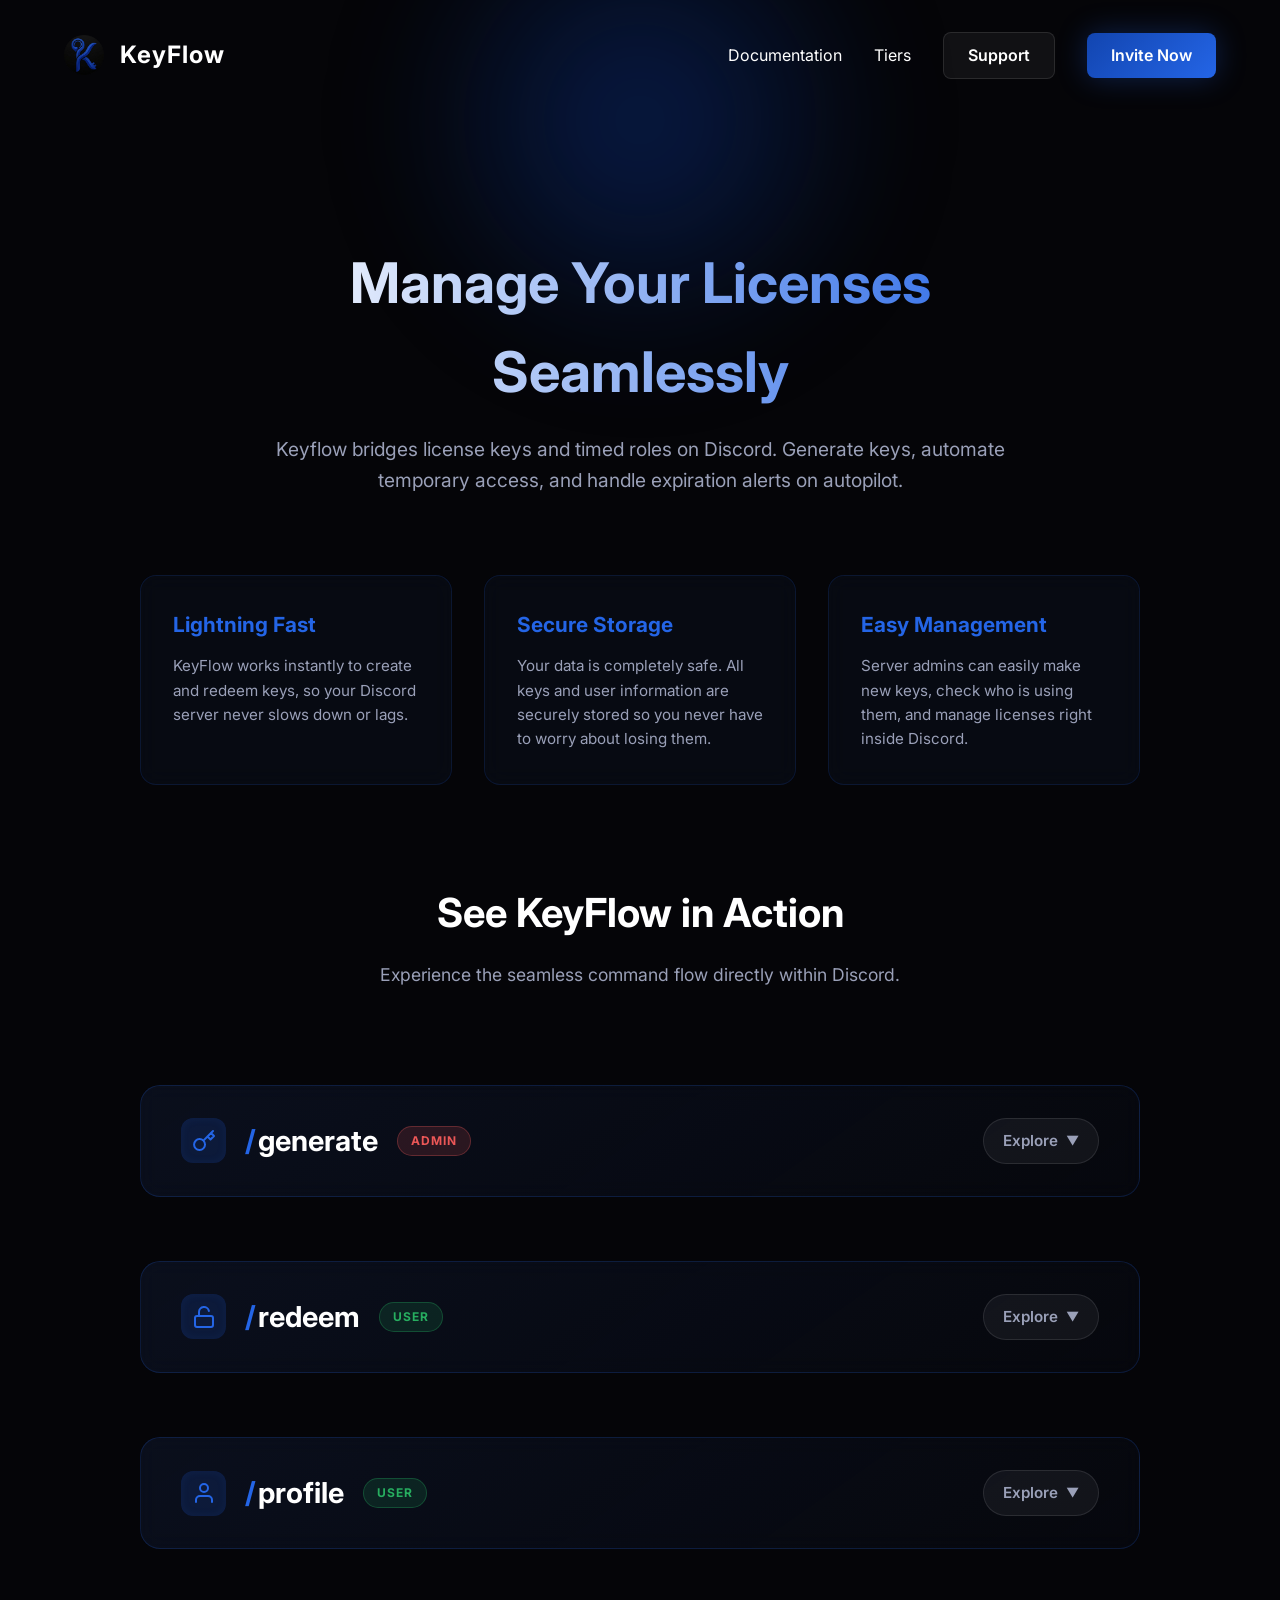
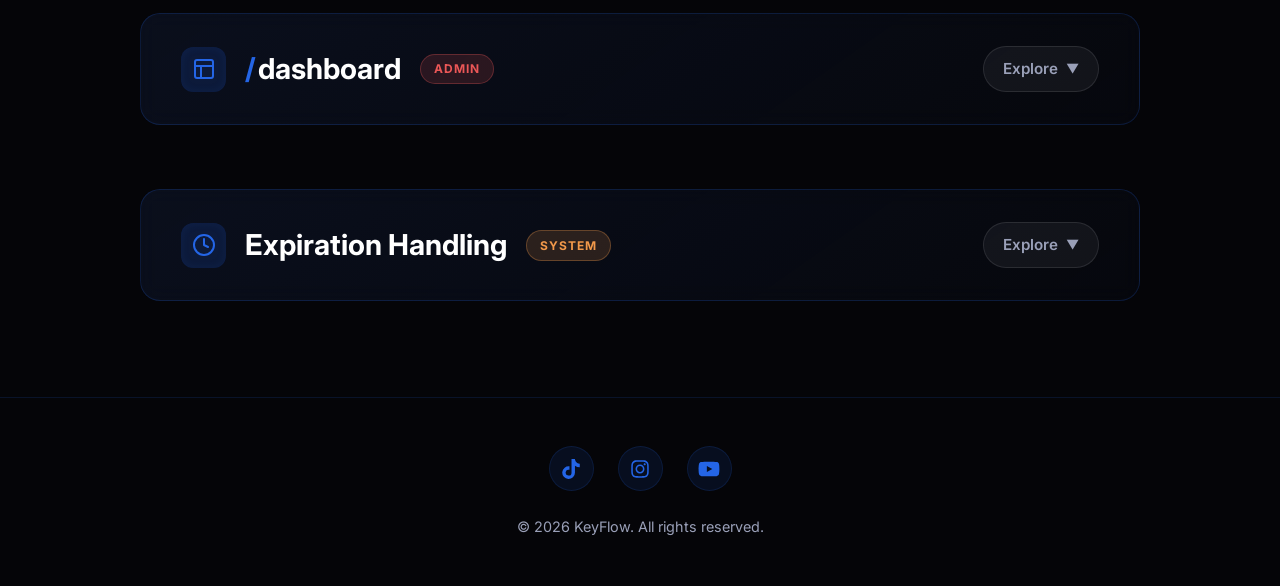
<file: index.html>
<!DOCTYPE html>
<html lang="en">

<head>
    <meta charset="UTF-8">
    <meta name="viewport" content="width=device-width, initial-scale=1.0">
    <meta name="description"
        content="KeyFlow is a fast and simple Discord bot that makes it easy to create, manage, and use license keys.">
    <meta name="keywords"
        content="Discord Bot, License Management, Key Generation, Async Bot, Software Licensing, KeyFlow">
    <meta name="author" content="KeyFlow">

    <!-- Open Graph / Facebook -->
    <meta property="og:type" content="website">
    <meta property="og:title" content="KeyFlow | Advanced Discord License Bot">
    <meta property="og:description"
        content="KeyFlow is a fast and simple Discord bot that makes it easy to create, manage, and use license keys.">
    <meta property="og:image" content="logo.png">

    <!-- Twitter -->
    <meta property="twitter:card" content="summary">
    <meta property="twitter:title" content="KeyFlow | Advanced Discord License Bot">
    <meta property="twitter:description"
        content="KeyFlow is a fast and simple Discord bot that makes it easy to create, manage, and use license keys.">
    <meta property="twitter:image" content="logo.png">

    <title>KeyFlow | Advanced Discord License Bot</title>
    <link rel="icon" type="image/png" href="logo.png">
    <link rel="stylesheet" href="style.css">
</head>

<body>
    <div class="bg-glow"></div>

    <header>
        <a href="index.html" class="logo-container">
            <img src="logo.png" alt="KeyFlow Logo">
            <h1>KeyFlow</h1>
        </a>
        <nav>
            <a href="doc.html" class="nav-link">Documentation</a>
            <a href="tiers.html" class="nav-link">Tiers</a>
            <a href="https://discord.gg/nu8fwNBvxk" class="support-btn" target="_blank">Support</a>
            <a href="https://discord.com/oauth2/authorize?client_id=1501742096804085790&permissions=268437504&integration_type=0&scope=bot" class="invite-btn" style="background-color: #5865F2;" target="_blank">Invite Now</a>
        </nav>
    </header>

    <main>
        <div class="hero">
            <h2>Manage Your Licenses Seamlessly</h2>
            <p>Keyflow bridges license keys and timed roles on Discord. Generate keys, automate temporary access, and handle expiration alerts on autopilot.</p>
        </div>

        <div class="features-container">
            <div class="feature-box">
                <h3>Lightning Fast</h3>
                <p>KeyFlow works instantly to create and redeem keys, so your Discord server never slows down or lags.</p>
            </div>
            <div class="feature-box">
                <h3>Secure Storage</h3>
                <p>Your data is completely safe. All keys and user information are securely stored so you never have to worry about losing them.</p>
            </div>
            <div class="feature-box">
                <h3>Easy Management</h3>
                <p>Server admins can easily make new keys, check who is using them, and manage licenses right inside Discord.</p>
            </div>
        </div>

        <div class="demos-section">
            <div class="demos-header">
                <h2>See KeyFlow in Action</h2>
                <p>Experience the seamless command flow directly within Discord.</p>
            </div>

            <div class="demo-box" onclick="toggleDropdown(this)">
                <div class="demo-header">
                    <div class="command-title-wrapper">
                        <div class="icon-wrapper">
                            <svg xmlns="http://www.w3.org/2000/svg" width="24" height="24" viewBox="0 0 24 24" fill="none" stroke="currentColor" stroke-width="2" stroke-linecap="round" stroke-linejoin="round"><path d="M21 2l-2 2m-7.61 7.61a5.5 5.5 0 1 1-7.778 7.778 5.5 5.5 0 0 1 7.777-7.777zm0 0L15.5 7.5m0 0l3 3L22 7l-3-3m-3.5 3.5L19 4"></path></svg>
                        </div>
                        <h3><span class="slash">/</span>generate</h3>
                        <span class="badge admin-badge">Admin</span>
                    </div>
                    <div class="more-info-btn">Explore <span class="arrow">▼</span></div>
                </div>
                <div class="demo-content">
                    <div class="demo-info">
                        <p>Make a new license key. Only admins can use this to create keys and set how long they last.</p>
                    </div>
                    <div class="demo-img">
                        <img src="gen.gif" alt="Generate Command Demo">
                    </div>
                </div>
            </div>

            <div class="demo-box" onclick="toggleDropdown(this)">
                <div class="demo-header">
                    <div class="command-title-wrapper">
                        <div class="icon-wrapper">
                            <svg xmlns="http://www.w3.org/2000/svg" width="24" height="24" viewBox="0 0 24 24" fill="none" stroke="currentColor" stroke-width="2" stroke-linecap="round" stroke-linejoin="round"><rect x="3" y="11" width="18" height="11" rx="2" ry="2"></rect><path d="M7 11V7a5 5 0 0 1 9.9-1"></path></svg>
                        </div>
                        <h3><span class="slash">/</span>redeem</h3>
                        <span class="badge user-badge">User</span>
                    </div>
                    <div class="more-info-btn">Explore <span class="arrow">▼</span></div>
                </div>
                <div class="demo-content reverse">
                    <div class="demo-info">
                        <p>Use a license key to get your premium roles. Just run the command, enter your key, and the bot will give you access.</p>
                    </div>
                    <div class="demo-img">
                        <img src="redeem.gif" alt="Redeem Command Demo">
                    </div>
                </div>
            </div>

            <div class="demo-box" onclick="toggleDropdown(this)">
                <div class="demo-header">
                    <div class="command-title-wrapper">
                        <div class="icon-wrapper">
                            <svg xmlns="http://www.w3.org/2000/svg" width="24" height="24" viewBox="0 0 24 24" fill="none" stroke="currentColor" stroke-width="2" stroke-linecap="round" stroke-linejoin="round"><path d="M20 21v-2a4 4 0 0 0-4-4H8a4 4 0 0 0-4 4v2"></path><circle cx="12" cy="7" r="4"></circle></svg>
                        </div>
                        <h3><span class="slash">/</span>profile</h3>
                        <span class="badge user-badge">User</span>
                    </div>
                    <div class="more-info-btn">Explore <span class="arrow">▼</span></div>
                </div>
                <div class="demo-content">
                    <div class="demo-info">
                        <p>Check your account. See what licenses you have and when they expire.</p>
                    </div>
                    <div class="demo-img">
                        <img src="profile.gif" alt="Profile Command Demo">
                    </div>
                </div>
            </div>

            <div class="demo-box" onclick="toggleDropdown(this)">
                <div class="demo-header">
                    <div class="command-title-wrapper">
                        <div class="icon-wrapper">
                            <svg xmlns="http://www.w3.org/2000/svg" width="24" height="24" viewBox="0 0 24 24" fill="none" stroke="currentColor" stroke-width="2" stroke-linecap="round" stroke-linejoin="round"><rect x="3" y="3" width="18" height="18" rx="2" ry="2"></rect><line x1="3" y1="9" x2="21" y2="9"></line><line x1="9" y1="21" x2="9" y2="9"></line></svg>
                        </div>
                        <h3><span class="slash">/</span>dashboard</h3>
                        <span class="badge admin-badge">Admin</span>
                    </div>
                    <div class="more-info-btn">Explore <span class="arrow">▼</span></div>
                </div>
                <div class="demo-content reverse">
                    <div class="demo-info">
                        <p>An admin menu to manage your server. See stats, check keys, add time to licenses, and take away access from a simple menu.</p>
                    </div>
                    <div class="demo-img">
                        <img src="dashboard.gif" alt="Dashboard Command Demo" onerror="this.src='logo.png'">
                    </div>
                </div>
            </div>

            <div class="demo-box" onclick="toggleDropdown(this)">
                <div class="demo-header">
                    <div class="command-title-wrapper">
                        <div class="icon-wrapper">
                            <svg xmlns="http://www.w3.org/2000/svg" width="24" height="24" viewBox="0 0 24 24" fill="none" stroke="currentColor" stroke-width="2" stroke-linecap="round" stroke-linejoin="round"><circle cx="12" cy="12" r="10"></circle><polyline points="12 6 12 12 16 14"></polyline></svg>
                        </div>
                        <h3>Expiration Handling</h3>
                        <span class="badge system-badge">System</span>
                    </div>
                    <div class="more-info-btn">Explore <span class="arrow">▼</span></div>
                </div>
                <div class="demo-content">
                    <div class="demo-info">
                        <p>When a license ends, the bot will automatically take away their premium access.</p>
                    </div>
                    <div class="demo-img">
                        <img src="expired.gif" alt="Expiration Demo">
                    </div>
                </div>
            </div>
        </div>
    </main>

    <footer class="site-footer">
        <div class="social-links">
            <a href="https://www.tiktok.com/@keyflow.website" target="_blank" aria-label="TikTok">
                <svg viewBox="0 0 448 512" width="20" height="20" fill="currentColor"><path d="M448 209.9a210.1 210.1 0 0 1 -122.8 -39.3V349.4A162.6 162.6 0 1 1 185 188.3V278.2a74.6 74.6 0 1 0 52.2 71.2V0l88 0a121.2 121.2 0 0 0 1.9 22.2h0A122.2 122.2 0 0 0 381 102.4a121.4 121.4 0 0 0 67 20.1z"/></svg>
            </a>
            <a href="https://www.instagram.com/keyflow.website/" target="_blank" aria-label="Instagram">
                <svg viewBox="0 0 448 512" width="20" height="20" fill="currentColor"><path d="M224.1 141c-63.6 0-114.9 51.3-114.9 114.9s51.3 114.9 114.9 114.9S339 319.5 339 255.9 287.7 141 224.1 141zm0 189.6c-41.1 0-74.7-33.5-74.7-74.7s33.5-74.7 74.7-74.7 74.7 33.5 74.7 74.7-33.6 74.7-74.7 74.7zm146.4-194.3c0 14.9-12 26.8-26.8 26.8-14.9 0-26.8-12-26.8-26.8s12-26.8 26.8-26.8 26.8 12 26.8 26.8zm76.1 27.2c-1.7-35.9-9.9-67.7-36.2-93.9-26.2-26.2-58-34.4-93.9-36.2-37-2.1-147.9-2.1-184.9 0-35.8 1.7-67.6 9.9-93.9 36.1s-34.4 58-36.2 93.9c-2.1 37-2.1 147.9 0 184.9 1.7 35.9 9.9 67.7 36.2 93.9s58 34.4 93.9 36.2c37 2.1 147.9 2.1 184.9 0 35.9-1.7 67.7-9.9 93.9-36.2 26.2-26.2 34.4-58 36.2-93.9 2.1-37 2.1-147.8 0-184.8zM398.8 388c-7.8 19.6-22.9 34.7-42.6 42.6-29.5 11.7-99.5 9-132.1 9s-102.7 2.6-132.1-9c-19.6-7.8-34.7-22.9-42.6-42.6-11.7-29.5-9-99.5-9-132.1s-2.6-102.7 9-132.1c7.8-19.6 22.9-34.7 42.6-42.6 29.5-11.7 99.5-9 132.1-9s102.7-2.6 132.1 9c19.6 7.8 34.7 22.9 42.6 42.6 11.7 29.5 9 99.5 9 132.1s2.7 102.7-9 132.1z"/></svg>
            </a>
            <a href="https://www.youtube.com/@keyflow.website" target="_blank" aria-label="YouTube">
                <svg viewBox="0 0 576 512" width="22" height="22" fill="currentColor"><path d="M549.7 124.1c-6.3-23.7-24.8-42.3-48.3-48.6C458.8 64 288 64 288 64S117.2 64 74.6 75.5c-23.5 6.3-42 24.9-48.3 48.6-11.4 42.9-11.4 132.3-11.4 132.3s0 89.4 11.4 132.3c6.3 23.7 24.8 41.5 48.3 47.8C117.2 448 288 448 288 448s170.8 0 213.4-11.5c23.5-6.3 42-24.2 48.3-47.8 11.4-42.9 11.4-132.3 11.4-132.3s0-89.4-11.4-132.3zm-317.5 213.5V175.2l142.7 81.2-142.7 81.2z"/></svg>
            </a>
        </div>
        <p>&copy; 2026 KeyFlow. All rights reserved.</p>
    </footer>

    <script>
        function toggleDropdown(element) {
            const isActive = element.classList.contains('active');
            
            const allBoxes = document.querySelectorAll('.demo-box');
            allBoxes.forEach(box => {
                box.classList.remove('active');
            });
            
            if (!isActive) {
                element.classList.add('active');
            }
        }
    </script>
</body>

</html>
</file>
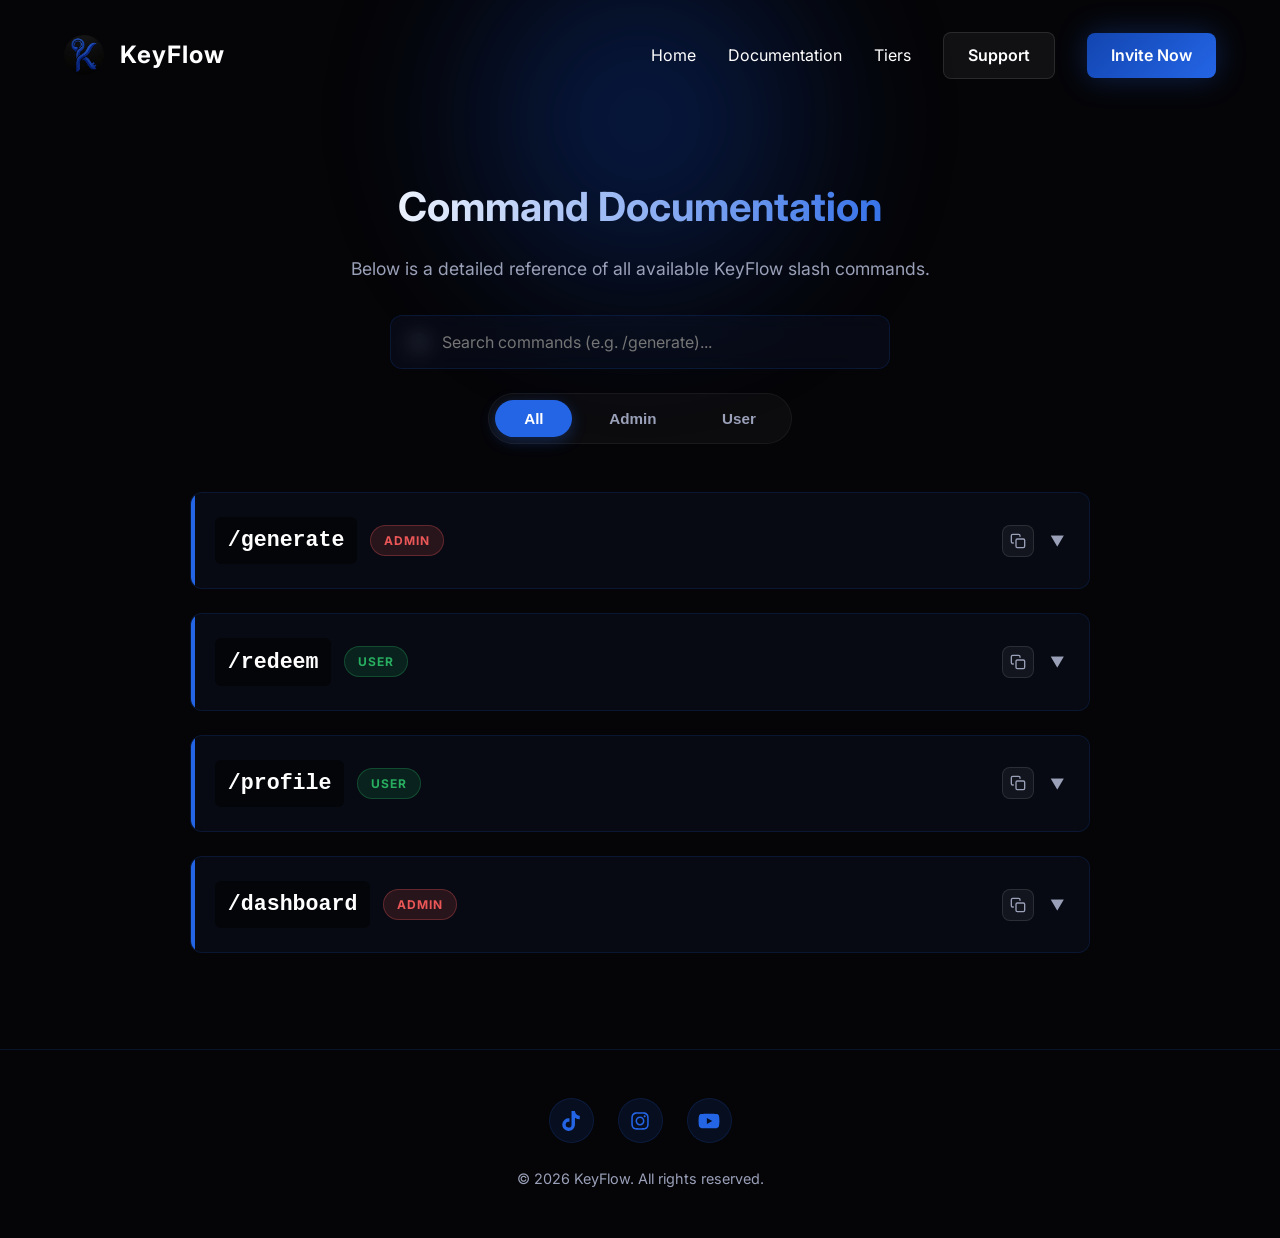
<file: doc.html>
<!DOCTYPE html>
<html lang="en">

<head>
    <meta charset="UTF-8">
    <meta name="viewport" content="width=device-width, initial-scale=1.0">
    <meta name="description"
        content="Documentation and command reference for KeyFlow, a fast and simple Discord bot for managing license keys.">
    <meta name="keywords" content="KeyFlow Docs, Discord Bot Commands, License Management, Key Generation, Async Bot">
    <meta name="author" content="KeyFlow">

    <!-- Open Graph / Facebook -->
    <meta property="og:type" content="website">
    <meta property="og:title" content="KeyFlow Docs | Commands">
    <meta property="og:description"
        content="Documentation and command reference for KeyFlow, a fast and simple Discord bot for managing license keys.">
    <meta property="og:image" content="logo.png">

    <!-- Twitter -->
    <meta property="twitter:card" content="summary">
    <meta property="twitter:title" content="KeyFlow Docs | Commands">
    <meta property="twitter:description"
        content="Documentation and command reference for KeyFlow, a fast and simple Discord bot for managing license keys.">
    <meta property="twitter:image" content="logo.png">

    <title>KeyFlow Docs | Commands</title>
    <link rel="icon" type="image/png" href="logo.png">
    <link rel="stylesheet" href="style.css">
</head>

<body>
    <div class="bg-glow"></div>

    <header>
        <a href="index.html" class="logo-container">
            <img src="logo.png" alt="KeyFlow Logo">
            <h1>KeyFlow</h1>
        </a>
        <nav>
            <a href="index.html" class="nav-link">Home</a>
            <a href="doc.html" class="nav-link active">Documentation</a>
            <a href="tiers.html" class="nav-link">Tiers</a>
            <a href="https://discord.gg/nu8fwNBvxk" class="support-btn" target="_blank">Support</a>
            <a href="https://discord.com/oauth2/authorize?client_id=1501742096804085790&permissions=268437504&integration_type=0&scope=bot"
                class="invite-btn" style="background-color: #5865F2;" target="_blank">Invite Now</a>
        </nav>
    </header>

    <main>
        <div class="docs-header">
            <h2>Command Documentation</h2>
            <p>Below is a detailed reference of all available KeyFlow slash commands.</p>
        </div>

        <div class="filter-section">
            <div class="search-wrapper">
                <svg class="search-icon" xmlns="http://www.w3.org/2000/svg" width="20" height="20" viewBox="0 0 24 24"
                    fill="none" stroke="currentColor" stroke-width="2" stroke-linecap="round" stroke-linejoin="round">
                    <circle cx="11" cy="11" r="8"></circle>
                    <line x1="21" y1="21" x2="16.65" y2="16.65"></line>
                </svg>
                <input type="text" id="cmdSearch" placeholder="Search commands (e.g. /generate)..."
                    oninput="filterCommands()">
            </div>
            <div class="filter-tabs">
                <button class="filter-btn active" data-category="all" onclick="setCategory('all')">All</button>
                <button class="filter-btn" data-category="admin" onclick="setCategory('admin')">Admin</button>
                <button class="filter-btn" data-category="user" onclick="setCategory('user')">User</button>
            </div>
        </div>

        <div class="cmd-container">
            <!-- /generate -->
            <div class="cmd-box" data-category="admin" onclick="toggleCmdDropdown(event, this)">
                <div class="cmd-header">
                    <div class="command-title-wrapper">
                        <div class="cmd-title">/generate</div>
                        <span class="badge admin-badge">Admin</span>
                    </div>
                    <div class="cmd-actions">
                        <button class="copy-btn" onclick="copyCommand(event, '/generate')"
                            aria-label="Copy command template">
                            <svg xmlns="http://www.w3.org/2000/svg" width="16" height="16" viewBox="0 0 24 24"
                                fill="none" stroke="currentColor" stroke-width="2" stroke-linecap="round"
                                stroke-linejoin="round" class="copy-icon">
                                <rect x="9" y="9" width="13" height="13" rx="2" ry="2"></rect>
                                <path d="M5 15H4a2 2 0 0 1-2-2V4a2 2 0 0 1 2-2h9a2 2 0 0 1 2 2v1"></path>
                            </svg>
                            <span class="tooltip">Copy</span>
                        </button>
                        <div class="cmd-arrow">▼</div>
                    </div>
                </div>
                <div class="cmd-content">
                    <p class="cmd-desc">Make a new license key. Only admins can use this to create keys and set how long
                        they last.</p>

                    <div class="cmd-specs">
                        <h4>Parameters</h4>
                        <div class="table-wrapper">
                            <table class="params-table">
                                <thead>
                                    <tr>
                                        <th>Parameter</th>
                                        <th>Type</th>
                                        <th>Required</th>
                                        <th>Description</th>
                                    </tr>
                                </thead>
                                <tbody>
                                    <tr>
                                        <td class="param-name">role</td>
                                        <td class="param-type">Role</td>
                                        <td class="param-req yes">Yes</td>
                                        <td>The role that will be granted to the user who redeems this license.</td>
                                    </tr>
                                    <tr>
                                        <td class="param-name">time</td>
                                        <td class="param-type">String</td>
                                        <td class="param-req yes">Yes</td>
                                        <td>Duration for the role license (e.g. <code>1s</code>, <code>1m</code>,
                                            <code>1h</code>, <code>1d</code>).
                                        </td>
                                    </tr>
                                    <tr class="premium-row">
                                        <td class="param-name">amount <span class="premium-star">💎</span></td>
                                        <td class="param-type">Integer</td>
                                        <td class="param-req no">No</td>
                                        <td>Number of keys to generate. <em>Premium Tier required for bulk
                                                generation.</em></td>
                                    </tr>
                                    <tr class="premium-row">
                                        <td class="param-name">key_format <span class="premium-star">💎</span></td>
                                        <td class="param-type">String</td>
                                        <td class="param-req no">No</td>
                                        <td>Custom design structure using 'X' for random chars. <em>Premium Tier
                                                required.</em></td>
                                    </tr>
                                </tbody>
                            </table>
                        </div>
                    </div>

                    <div class="cmd-img-container">
                        <img src="generate.png" alt="/generate Demo" class="cmd-img">
                    </div>
                </div>
            </div>

            <!-- /redeem -->
            <div class="cmd-box" data-category="user" onclick="toggleCmdDropdown(event, this)">
                <div class="cmd-header">
                    <div class="command-title-wrapper">
                        <div class="cmd-title">/redeem</div>
                        <span class="badge user-badge">User</span>
                    </div>
                    <div class="cmd-actions">
                        <button class="copy-btn" onclick="copyCommand(event, '/redeem')"
                            aria-label="Copy command template">
                            <svg xmlns="http://www.w3.org/2000/svg" width="16" height="16" viewBox="0 0 24 24"
                                fill="none" stroke="currentColor" stroke-width="2" stroke-linecap="round"
                                stroke-linejoin="round" class="copy-icon">
                                <rect x="9" y="9" width="13" height="13" rx="2" ry="2"></rect>
                                <path d="M5 15H4a2 2 0 0 1-2-2V4a2 2 0 0 1 2-2h9a2 2 0 0 1 2 2v1"></path>
                            </svg>
                            <span class="tooltip">Copy</span>
                        </button>
                        <div class="cmd-arrow">▼</div>
                    </div>
                </div>
                <div class="cmd-content">
                    <p class="cmd-desc">Use a license key to get your premium roles. Just run the command, enter your
                        key, and the bot will give you access.</p>

                    <div class="cmd-specs">
                        <h4>Parameters</h4>
                        <div class="table-wrapper">
                            <table class="params-table">
                                <thead>
                                    <tr>
                                        <th>Parameter</th>
                                        <th>Type</th>
                                        <th>Required</th>
                                        <th>Description</th>
                                    </tr>
                                </thead>
                                <tbody>
                                    <tr>
                                        <td class="param-name">key</td>
                                        <td class="param-type">String</td>
                                        <td class="param-req yes">Yes</td>
                                        <td>The license key to redeem. Starts with <code>SVR-</code> for server upgrades
                                            or standard code for roles.</td>
                                    </tr>
                                </tbody>
                            </table>
                        </div>
                    </div>

                    <div class="cmd-img-container">
                        <img src="redeem.png" alt="/redeem Demo" class="cmd-img">
                    </div>
                </div>
            </div>

            <!-- /profile -->
            <div class="cmd-box" data-category="user" onclick="toggleCmdDropdown(event, this)">
                <div class="cmd-header">
                    <div class="command-title-wrapper">
                        <div class="cmd-title">/profile</div>
                        <span class="badge user-badge">User</span>
                    </div>
                    <div class="cmd-actions">
                        <button class="copy-btn" onclick="copyCommand(event, '/profile')"
                            aria-label="Copy command template">
                            <svg xmlns="http://www.w3.org/2000/svg" width="16" height="16" viewBox="0 0 24 24"
                                fill="none" stroke="currentColor" stroke-width="2" stroke-linecap="round"
                                stroke-linejoin="round" class="copy-icon">
                                <rect x="9" y="9" width="13" height="13" rx="2" ry="2"></rect>
                                <path d="M5 15H4a2 2 0 0 1-2-2V4a2 2 0 0 1 2-2h9a2 2 0 0 1 2 2v1"></path>
                            </svg>
                            <span class="tooltip">Copy</span>
                        </button>
                        <div class="cmd-arrow">▼</div>
                    </div>
                </div>
                <div class="cmd-content">
                    <p class="cmd-desc">Check your account. See what licenses you have and when they expire.</p>

                    <div class="cmd-specs">
                        <p class="no-params">No parameters required. Fetches and displays your active role licenses for
                            this server.</p>
                    </div>

                    <div class="cmd-img-container">
                        <img src="profile.png" alt="/profile Demo" class="cmd-img">
                    </div>
                </div>
            </div>

            <!-- /dashboard -->
            <div class="cmd-box" data-category="admin" onclick="toggleCmdDropdown(event, this)">
                <div class="cmd-header">
                    <div class="command-title-wrapper">
                        <div class="cmd-title">/dashboard</div>
                        <span class="badge admin-badge">Admin</span>
                    </div>
                    <div class="cmd-actions">
                        <button class="copy-btn" onclick="copyCommand(event, '/dashboard')"
                            aria-label="Copy command template">
                            <svg xmlns="http://www.w3.org/2000/svg" width="16" height="16" viewBox="0 0 24 24"
                                fill="none" stroke="currentColor" stroke-width="2" stroke-linecap="round"
                                stroke-linejoin="round" class="copy-icon">
                                <rect x="9" y="9" width="13" height="13" rx="2" ry="2"></rect>
                                <path d="M5 15H4a2 2 0 0 1-2-2V4a2 2 0 0 1 2-2h9a2 2 0 0 1 2 2v1"></path>
                            </svg>
                            <span class="tooltip">Copy</span>
                        </button>
                        <div class="cmd-arrow">▼</div>
                    </div>
                </div>
                <div class="cmd-content">
                    <p class="cmd-desc">An admin menu to manage your server. See stats, check keys, add time to
                        licenses, and take away access from a simple menu.</p>

                    <div class="cmd-specs">
                        <p class="no-params">No parameters required. Launches the visual management board for server
                            administrators.</p>
                    </div>

                    <div class="cmd-img-container">
                        <img src="dashboard.png" alt="/dashboard Demo" class="cmd-img">
                    </div>
                </div>
            </div>
        </div>
    </main>

    <footer class="site-footer">
        <div class="social-links">
            <a href="https://www.tiktok.com/@keyflow.website" target="_blank" aria-label="TikTok">
                <svg viewBox="0 0 448 512" width="20" height="20" fill="currentColor">
                    <path
                        d="M448 209.9a210.1 210.1 0 0 1 -122.8 -39.3V349.4A162.6 162.6 0 1 1 185 188.3V278.2a74.6 74.6 0 1 0 52.2 71.2V0l88 0a121.2 121.2 0 0 0 1.9 22.2h0A122.2 122.2 0 0 0 381 102.4a121.4 121.4 0 0 0 67 20.1z" />
                </svg>
            </a>
            <a href="https://www.instagram.com/keyflow.website/" target="_blank" aria-label="Instagram">
                <svg viewBox="0 0 448 512" width="20" height="20" fill="currentColor">
                    <path
                        d="M224.1 141c-63.6 0-114.9 51.3-114.9 114.9s51.3 114.9 114.9 114.9S339 319.5 339 255.9 287.7 141 224.1 141zm0 189.6c-41.1 0-74.7-33.5-74.7-74.7s33.5-74.7 74.7-74.7 74.7 33.5 74.7 74.7-33.6 74.7-74.7 74.7zm146.4-194.3c0 14.9-12 26.8-26.8 26.8-14.9 0-26.8-12-26.8-26.8s12-26.8 26.8-26.8 26.8 12 26.8 26.8zm76.1 27.2c-1.7-35.9-9.9-67.7-36.2-93.9-26.2-26.2-58-34.4-93.9-36.2-37-2.1-147.9-2.1-184.9 0-35.8 1.7-67.6 9.9-93.9 36.1s-34.4 58-36.2 93.9c-2.1 37-2.1 147.9 0 184.9 1.7 35.9 9.9 67.7 36.2 93.9s58 34.4 93.9 36.2c37 2.1 147.9 2.1 184.9 0 35.9-1.7 67.7-9.9 93.9-36.2 26.2-26.2 34.4-58 36.2-93.9 2.1-37 2.1-147.8 0-184.8zM398.8 388c-7.8 19.6-22.9 34.7-42.6 42.6-29.5 11.7-99.5 9-132.1 9s-102.7 2.6-132.1-9c-19.6-7.8-34.7-22.9-42.6-42.6-11.7-29.5-9-99.5-9-132.1s-2.6-102.7 9-132.1c7.8-19.6 22.9-34.7 42.6-42.6 29.5-11.7 99.5-9 132.1-9s102.7-2.6 132.1 9c19.6 7.8 34.7 22.9 42.6 42.6 11.7 29.5 9 99.5 9 132.1s2.7 102.7-9 132.1z" />
                </svg>
            </a>
            <a href="https://www.youtube.com/@keyflow.website" target="_blank" aria-label="YouTube">
                <svg viewBox="0 0 576 512" width="22" height="22" fill="currentColor">
                    <path
                        d="M549.7 124.1c-6.3-23.7-24.8-42.3-48.3-48.6C458.8 64 288 64 288 64S117.2 64 74.6 75.5c-23.5 6.3-42 24.9-48.3 48.6-11.4 42.9-11.4 132.3-11.4 132.3s0 89.4 11.4 132.3c6.3 23.7 24.8 41.5 48.3 47.8C117.2 448 288 448 288 448s170.8 0 213.4-11.5c23.5-6.3 42-24.2 48.3-47.8 11.4-42.9 11.4-132.3 11.4-132.3s0-89.4-11.4-132.3zm-317.5 213.5V175.2l142.7 81.2-142.7 81.2z" />
                </svg>
            </a>
        </div>
        <p>&copy; 2026 KeyFlow. All rights reserved.</p>
    </footer>

    <script>
        let activeCategory = 'all';

        function toggleCmdDropdown(event, element) {
            // Stop toggling if click was inside action buttons (e.g. copy)
            if (event.target.closest('.copy-btn')) {
                return;
            }

            const isActive = element.classList.contains('active');

            // Close all boxes
            const allBoxes = document.querySelectorAll('.cmd-box');
            allBoxes.forEach(box => {
                box.classList.remove('active');
            });

            // Toggle clicked box
            if (!isActive) {
                element.classList.add('active');
            }
        }

        function setCategory(category) {
            activeCategory = category;

            // Update active state in tabs
            const tabs = document.querySelectorAll('.filter-btn');
            tabs.forEach(tab => {
                if (tab.getAttribute('data-category') === category) {
                    tab.classList.add('active');
                } else {
                    tab.classList.remove('active');
                }
            });

            filterCommands();
        }

        function filterCommands() {
            const query = document.getElementById('cmdSearch').value.toLowerCase().trim();
            const boxes = document.querySelectorAll('.cmd-box');

            boxes.forEach(box => {
                const title = box.querySelector('.cmd-title').textContent.toLowerCase();
                const desc = box.querySelector('.cmd-desc').textContent.toLowerCase();
                const category = box.getAttribute('data-category');

                const matchesQuery = title.includes(query) || desc.includes(query);
                const matchesCategory = activeCategory === 'all' || category === activeCategory;

                if (matchesQuery && matchesCategory) {
                    box.style.display = 'block';
                } else {
                    box.style.display = 'none';
                    box.classList.remove('active');
                }
            });
        }

        async function copyCommand(event, text) {
            event.stopPropagation();
            const btn = event.currentTarget;
            const tooltip = btn.querySelector('.tooltip');

            try {
                await navigator.clipboard.writeText(text);
                tooltip.textContent = 'Copied!';
                btn.classList.add('copied');

                setTimeout(() => {
                    tooltip.textContent = 'Copy';
                    btn.classList.remove('copied');
                }, 2000);
            } catch (err) {
                console.error('Failed to copy: ', err);
                tooltip.textContent = 'Failed';
            }
        }
    </script>
</body>

</html>
</file>
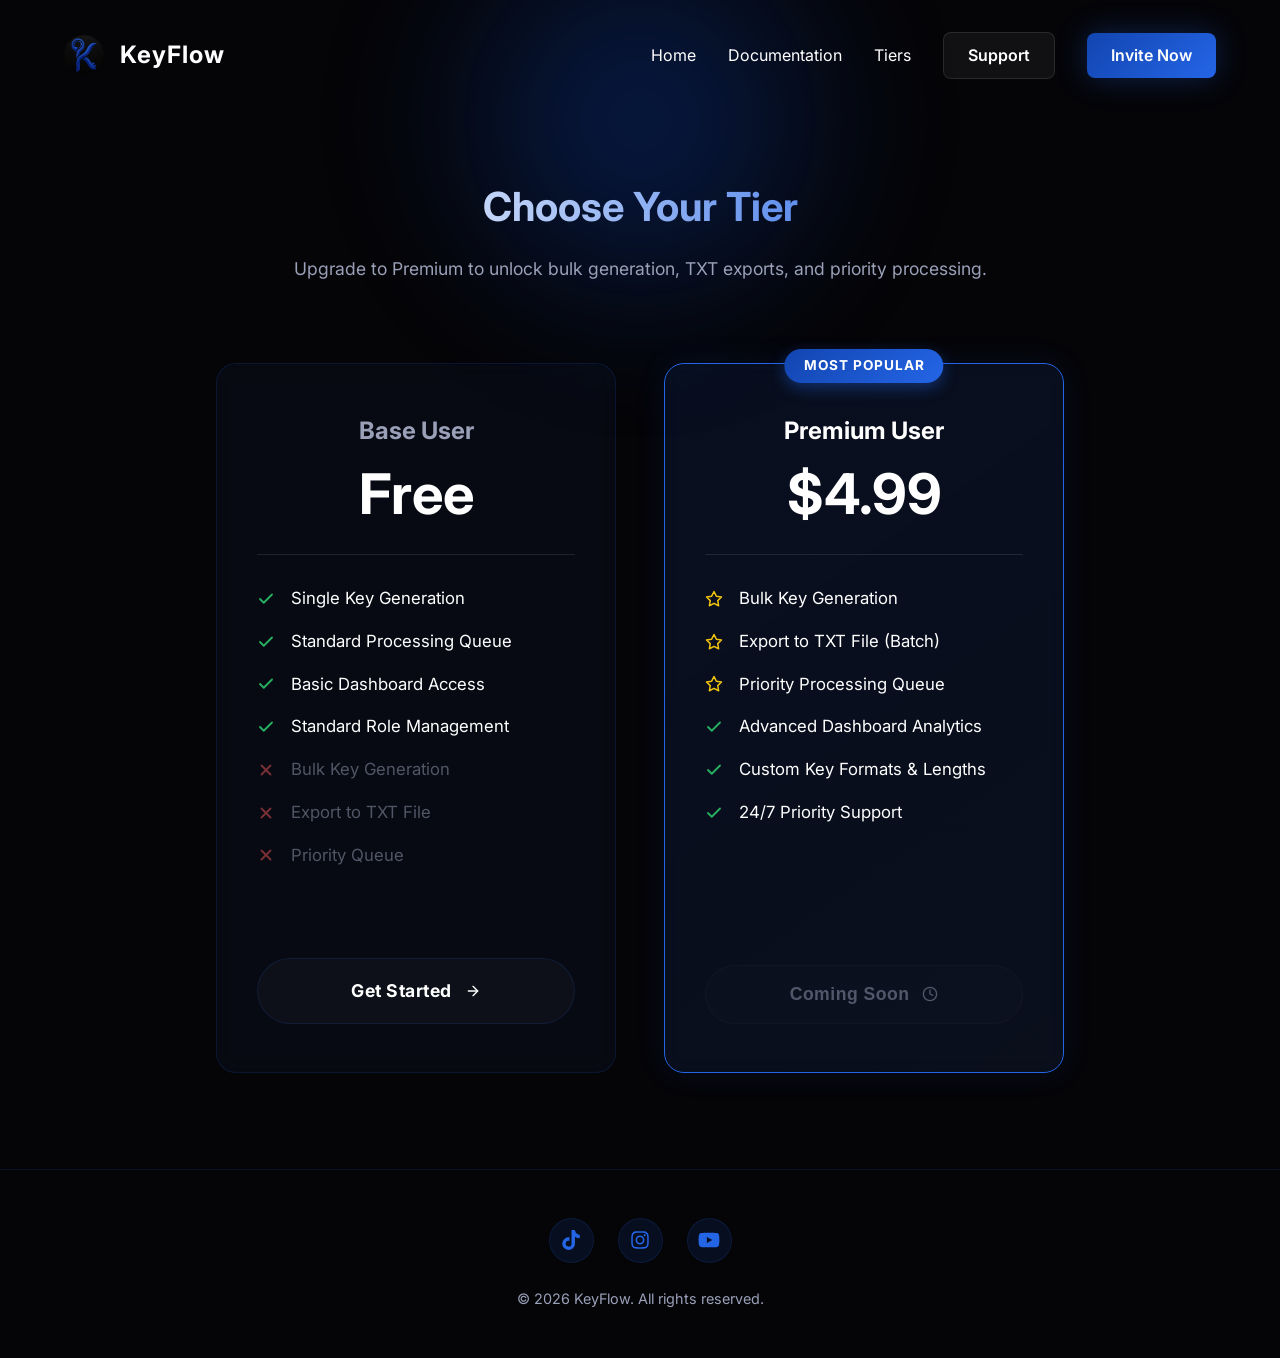
<file: tiers.html>
<!DOCTYPE html>
<html lang="en">

<head>
    <meta charset="UTF-8">
    <meta name="viewport" content="width=device-width, initial-scale=1.0">
    <meta name="description"
        content="Choose the perfect subscription tier for KeyFlow, a fast and simple Discord bot for managing license keys.">
    <meta name="keywords" content="KeyFlow Tiers, Pricing, Premium Discord Bot, License Management">
    <meta name="author" content="KeyFlow">

    <!-- Open Graph / Facebook -->
    <meta property="og:type" content="website">
    <meta property="og:title" content="KeyFlow | Tiers & Pricing">
    <meta property="og:description"
        content="Choose the perfect subscription tier for KeyFlow, a fast and simple Discord bot for managing license keys.">
    <meta property="og:image" content="logo.png">

    <!-- Twitter -->
    <meta property="twitter:card" content="summary">
    <meta property="twitter:title" content="KeyFlow | Tiers & Pricing">
    <meta property="twitter:description"
        content="Choose the perfect subscription tier for KeyFlow, a fast and simple Discord bot for managing license keys.">
    <meta property="twitter:image" content="logo.png">

    <title>KeyFlow | Tiers & Pricing</title>
    <link rel="icon" type="image/png" href="logo.png">
    <link rel="stylesheet" href="style.css">
</head>

<body>
    <div class="bg-glow"></div>

    <header>
        <a href="index.html" class="logo-container">
            <img src="logo.png" alt="KeyFlow Logo">
            <h1>KeyFlow</h1>
        </a>
        <nav>
            <a href="index.html" class="nav-link">Home</a>
            <a href="doc.html" class="nav-link">Documentation</a>
            <a href="tiers.html" class="nav-link active">Tiers</a>
            <a href="https://discord.gg/nu8fwNBvxk" class="support-btn" target="_blank">Support</a>
            <a href="https://discord.com/oauth2/authorize?client_id=1501742096804085790&permissions=268437504&integration_type=0&scope=bot"
                class="invite-btn" style="background-color: #5865F2;" target="_blank">Invite Now</a>
        </nav>
    </header>

    <main>
        <div class="docs-header">
            <h2>Choose Your Tier</h2>
            <p>Upgrade to Premium to unlock bulk generation, TXT exports, and priority processing.</p>
        </div>

        <div class="tiers-container">
            <!-- Base User Tier (Left Card) -->
            <div class="tier-card">
                <div class="tier-header">
                    <h3>Base User</h3>
                    <div class="tier-price">Free</div>
                </div>
                <ul class="tier-features">
                    <li>
                        <svg xmlns="http://www.w3.org/2000/svg" width="18" height="18" viewBox="0 0 24 24" fill="none"
                            stroke="#27ae60" stroke-width="2.5" stroke-linecap="round" stroke-linejoin="round">
                            <polyline points="20 6 9 17 4 12"></polyline>
                        </svg>
                        Single Key Generation
                    </li>
                    <li>
                        <svg xmlns="http://www.w3.org/2000/svg" width="18" height="18" viewBox="0 0 24 24" fill="none"
                            stroke="#27ae60" stroke-width="2.5" stroke-linecap="round" stroke-linejoin="round">
                            <polyline points="20 6 9 17 4 12"></polyline>
                        </svg>
                        Standard Processing Queue
                    </li>
                    <li>
                        <svg xmlns="http://www.w3.org/2000/svg" width="18" height="18" viewBox="0 0 24 24" fill="none"
                            stroke="#27ae60" stroke-width="2.5" stroke-linecap="round" stroke-linejoin="round">
                            <polyline points="20 6 9 17 4 12"></polyline>
                        </svg>
                        Basic Dashboard Access
                    </li>
                    <li>
                        <svg xmlns="http://www.w3.org/2000/svg" width="18" height="18" viewBox="0 0 24 24" fill="none"
                            stroke="#27ae60" stroke-width="2.5" stroke-linecap="round" stroke-linejoin="round">
                            <polyline points="20 6 9 17 4 12"></polyline>
                        </svg>
                        Standard Role Management
                    </li>
                    <li class="disabled">
                        <svg xmlns="http://www.w3.org/2000/svg" width="18" height="18" viewBox="0 0 24 24" fill="none"
                            stroke="#eb5757" stroke-width="2.5" stroke-linecap="round" stroke-linejoin="round">
                            <line x1="18" y1="6" x2="6" y2="18"></line>
                            <line x1="6" y1="6" x2="18" y2="18"></line>
                        </svg>
                        Bulk Key Generation
                    </li>
                    <li class="disabled">
                        <svg xmlns="http://www.w3.org/2000/svg" width="18" height="18" viewBox="0 0 24 24" fill="none"
                            stroke="#eb5757" stroke-width="2.5" stroke-linecap="round" stroke-linejoin="round">
                            <line x1="18" y1="6" x2="6" y2="18"></line>
                            <line x1="6" y1="6" x2="18" y2="18"></line>
                        </svg>
                        Export to TXT File
                    </li>
                    <li class="disabled">
                        <svg xmlns="http://www.w3.org/2000/svg" width="18" height="18" viewBox="0 0 24 24" fill="none"
                            stroke="#eb5757" stroke-width="2.5" stroke-linecap="round" stroke-linejoin="round">
                            <line x1="18" y1="6" x2="6" y2="18"></line>
                            <line x1="6" y1="6" x2="18" y2="18"></line>
                        </svg>
                        Priority Queue
                    </li>
                </ul>
                <div class="tier-btn-wrapper">
                    <a href="https://discord.com/oauth2/authorize?client_id=1501742096804085790&permissions=268437504&integration_type=0&scope=bot"
                        class="tier-btn" target="_blank">
                        Get Started
                        <svg xmlns="http://www.w3.org/2000/svg" width="16" height="16" viewBox="0 0 24 24" fill="none"
                            stroke="currentColor" stroke-width="2" stroke-linecap="round" stroke-linejoin="round">
                            <line x1="5" y1="12" x2="19" y2="12"></line>
                            <polyline points="12 5 19 12 12 19"></polyline>
                        </svg>
                    </a>
                </div>
            </div>

            <!-- Premium User Tier (Right Card) -->
            <div class="tier-card premium-tier">
                <span class="premium-badge">MOST POPULAR</span>
                <div class="tier-header">
                    <h3>Premium User</h3>
                    <div class="tier-price">$4.99</div>
                </div>
                <ul class="tier-features">
                    <li>
                        <!-- Outlined Gold Star -->
                        <svg xmlns="http://www.w3.org/2000/svg" width="18" height="18" viewBox="0 0 24 24" fill="none"
                            stroke="#f1c40f" stroke-width="2" stroke-linecap="round" stroke-linejoin="round">
                            <polygon
                                points="12 2 15.09 8.26 22 9.27 17 14.14 18.18 21.02 12 17.77 5.82 21.02 7 14.14 2 9.27 8.91 8.26 12 2">
                            </polygon>
                        </svg>
                        Bulk Key Generation
                    </li>
                    <li>
                        <!-- Outlined Gold Star -->
                        <svg xmlns="http://www.w3.org/2000/svg" width="18" height="18" viewBox="0 0 24 24" fill="none"
                            stroke="#f1c40f" stroke-width="2" stroke-linecap="round" stroke-linejoin="round">
                            <polygon
                                points="12 2 15.09 8.26 22 9.27 17 14.14 18.18 21.02 12 17.77 5.82 21.02 7 14.14 2 9.27 8.91 8.26 12 2">
                            </polygon>
                        </svg>
                        Export to TXT File (Batch)
                    </li>
                    <li>
                        <!-- Outlined Gold Star -->
                        <svg xmlns="http://www.w3.org/2000/svg" width="18" height="18" viewBox="0 0 24 24" fill="none"
                            stroke="#f1c40f" stroke-width="2" stroke-linecap="round" stroke-linejoin="round">
                            <polygon
                                points="12 2 15.09 8.26 22 9.27 17 14.14 18.18 21.02 12 17.77 5.82 21.02 7 14.14 2 9.27 8.91 8.26 12 2">
                            </polygon>
                        </svg>
                        Priority Processing Queue
                    </li>
                    <li>
                        <svg xmlns="http://www.w3.org/2000/svg" width="18" height="18" viewBox="0 0 24 24" fill="none"
                            stroke="#27ae60" stroke-width="2.5" stroke-linecap="round" stroke-linejoin="round">
                            <polyline points="20 6 9 17 4 12"></polyline>
                        </svg>
                        Advanced Dashboard Analytics
                    </li>
                    <li>
                        <svg xmlns="http://www.w3.org/2000/svg" width="18" height="18" viewBox="0 0 24 24" fill="none"
                            stroke="#27ae60" stroke-width="2.5" stroke-linecap="round" stroke-linejoin="round">
                            <polyline points="20 6 9 17 4 12"></polyline>
                        </svg>
                        Custom Key Formats & Lengths
                    </li>
                    <li>
                        <svg xmlns="http://www.w3.org/2000/svg" width="18" height="18" viewBox="0 0 24 24" fill="none"
                            stroke="#27ae60" stroke-width="2.5" stroke-linecap="round" stroke-linejoin="round">
                            <polyline points="20 6 9 17 4 12"></polyline>
                        </svg>
                        24/7 Priority Support
                    </li>
                </ul>
                <div class="tier-btn-wrapper">
                    <button class="tier-btn" disabled
                        style="opacity: 0.5; cursor: not-allowed; background: rgba(255, 255, 255, 0.02); border-color: rgba(255, 255, 255, 0.05); color: var(--text-muted);">
                        Coming Soon
                        <svg xmlns="http://www.w3.org/2000/svg" width="16" height="16" viewBox="0 0 24 24" fill="none"
                            stroke="currentColor" stroke-width="2" stroke-linecap="round" stroke-linejoin="round">
                            <circle cx="12" cy="12" r="10"></circle>
                            <polyline points="12 6 12 12 16 14"></polyline>
                        </svg>
                    </button>
                </div>
            </div>
        </div>
    </main>

    <!-- Footer Section -->
    <footer class="site-footer">
        <div class="social-links">
            <a href="https://www.tiktok.com/@keyflow.website" target="_blank" aria-label="TikTok">
                <svg viewBox="0 0 448 512" width="20" height="20" fill="currentColor">
                    <path
                        d="M448 209.9a210.1 210.1 0 0 1 -122.8 -39.3V349.4A162.6 162.6 0 1 1 185 188.3V278.2a74.6 74.6 0 1 0 52.2 71.2V0l88 0a121.2 121.2 0 0 0 1.9 22.2h0A122.2 122.2 0 0 0 381 102.4a121.4 121.4 0 0 0 67 20.1z" />
                </svg>
            </a>
            <a href="https://www.instagram.com/keyflow.website/" target="_blank" aria-label="Instagram">
                <svg viewBox="0 0 448 512" width="20" height="20" fill="currentColor">
                    <path
                        d="M224.1 141c-63.6 0-114.9 51.3-114.9 114.9s51.3 114.9 114.9 114.9S339 319.5 339 255.9 287.7 141 224.1 141zm0 189.6c-41.1 0-74.7-33.5-74.7-74.7s33.5-74.7 74.7-74.7 74.7 33.5 74.7 74.7-33.6 74.7-74.7 74.7zm146.4-194.3c0 14.9-12 26.8-26.8 26.8-14.9 0-26.8-12-26.8-26.8s12-26.8 26.8-26.8 26.8 12 26.8 26.8zm76.1 27.2c-1.7-35.9-9.9-67.7-36.2-93.9-26.2-26.2-58-34.4-93.9-36.2-37-2.1-147.9-2.1-184.9 0-35.8 1.7-67.6 9.9-93.9 36.1s-34.4 58-36.2 93.9c-2.1 37-2.1 147.9 0 184.9 1.7 35.9 9.9 67.7 36.2 93.9s58 34.4 93.9 36.2c37 2.1 147.9 2.1 184.9 0 35.9-1.7 67.7-9.9 93.9-36.2 26.2-26.2 34.4-58 36.2-93.9 2.1-37 2.1-147.8 0-184.8zM398.8 388c-7.8 19.6-22.9 34.7-42.6 42.6-29.5 11.7-99.5 9-132.1 9s-102.7 2.6-132.1-9c-19.6-7.8-34.7-22.9-42.6-42.6-11.7-29.5-9-99.5-9-132.1s-2.6-102.7 9-132.1c7.8-19.6 22.9-34.7 42.6-42.6 29.5-11.7 99.5-9 132.1-9s102.7-2.6 132.1 9c19.6 7.8 34.7 22.9 42.6 42.6 11.7 29.5 9 99.5 9 132.1s2.7 102.7-9 132.1z" />
                </svg>
            </a>
            <a href="https://www.youtube.com/@keyflow.website" target="_blank" aria-label="YouTube">
                <svg viewBox="0 0 576 512" width="22" height="22" fill="currentColor">
                    <path
                        d="M549.7 124.1c-6.3-23.7-24.8-42.3-48.3-48.6C458.8 64 288 64 288 64S117.2 64 74.6 75.5c-23.5 6.3-42 24.9-48.3 48.6-11.4 42.9-11.4 132.3-11.4 132.3s0 89.4 11.4 132.3c6.3 23.7 24.8 41.5 48.3 47.8C117.2 448 288 448 288 448s170.8 0 213.4-11.5c23.5-6.3 42-24.2 48.3-47.8 11.4-42.9 11.4-132.3 11.4-132.3s0-89.4-11.4-132.3zm-317.5 213.5V175.2l142.7 81.2-142.7 81.2z" />
                </svg>
            </a>
        </div>
        <p>&copy; 2026 KeyFlow. All rights reserved.</p>
    </footer>
</body>

</html>
</file>
<file: style.css>
@import url('https://fonts.googleapis.com/css2?family=Inter:wght@300;400;600;700&display=swap');

:root {
    --bg-color: #050508;
    --text-color: #ffffff;
    --text-muted: #9aa0b8;
    --primary: #1245b0;
    --primary-light: #2465e6;
    --primary-dark: #092666;
    --card-bg: rgba(18, 30, 60, 0.2);
    --border-color: rgba(36, 101, 230, 0.15);
    --glow: 0 0 30px rgba(36, 101, 230, 0.3);
}

* {
    margin: 0;
    padding: 0;
    box-sizing: border-box;
}

body {
    font-family: 'Inter', sans-serif;
    background-color: var(--bg-color);
    color: var(--text-color);
    line-height: 1.6;
    overflow-x: hidden;
}


.bg-glow {
    position: fixed;
    top: -20%;
    left: 50%;
    transform: translateX(-50%);
    width: 600px;
    height: 600px;
    background: radial-gradient(circle, var(--primary-dark) 0%, transparent 60%);
    z-index: -1;
    filter: blur(50px);
    opacity: 0.7;
}


header {
    display: flex;
    justify-content: space-between;
    align-items: center;
    padding: 2rem 5%;
    background: transparent;
}

.logo-container {
    display: flex;
    align-items: center;
    gap: 1rem;
    text-decoration: none;
    color: var(--text-color);
}

.logo-container img {
    width: 40px;
    height: 40px;
    object-fit: contain;
}

.logo-container h1 {
    font-size: 1.5rem;
    font-weight: 700;
    letter-spacing: 1px;
}

nav {
    display: flex;
    align-items: center;
    gap: 2rem;
}

nav a.nav-link {
    color: var(--text-color);
    text-decoration: none;
    font-weight: 400;
    transition: color 0.3s ease;
}

nav a.nav-link:hover {
    color: var(--primary-light);
}

.invite-btn {
    background: linear-gradient(135deg, var(--primary), var(--primary-light));
    color: white;
    padding: 0.6rem 1.5rem;
    border-radius: 8px;
    text-decoration: none;
    font-weight: 600;
    transition: transform 0.3s ease, box-shadow 0.3s ease;
    box-shadow: var(--glow);
}

.invite-btn:hover {
    transform: translateY(-2px);
    box-shadow: 0 5px 40px rgba(36, 101, 230, 0.5);
}

.support-btn {
    background: rgba(255, 255, 255, 0.05);
    border: 1px solid rgba(255, 255, 255, 0.1);
    color: white;
    padding: 0.6rem 1.5rem;
    border-radius: 8px;
    text-decoration: none;
    font-weight: 600;
    transition: all 0.3s ease;
}

.support-btn:hover {
    background: rgba(255, 255, 255, 0.15);
    border-color: var(--primary-light);
    transform: translateY(-2px);
}


main {
    min-height: calc(100vh - 100px);
    display: flex;
    flex-direction: column;
    align-items: center;
    padding: 4rem 5%;
    text-align: center;
}

.hero {
    max-width: 800px;
    margin-top: 4rem;
}

.hero h2 {
    font-size: 3.5rem;
    font-weight: 700;
    margin-bottom: 1rem;
    background: linear-gradient(to right, #ffffff, var(--primary-light), #ffffff);
    background-size: 200% auto;
    -webkit-background-clip: text;
    -webkit-text-fill-color: transparent;
    animation: gradientShift 5s ease infinite, fadeIn 0.8s ease-out;
}

.hero p {
    font-size: 1.2rem;
    color: var(--text-muted);
    margin-bottom: 3rem;
    animation: fadeIn 0.8s ease-out 0.2s backwards;
}


.features-container {
    display: grid;
    grid-template-columns: repeat(auto-fit, minmax(250px, 1fr));
    gap: 2rem;
    width: 100%;
    max-width: 1000px;
    margin-top: 2rem;
}

.feature-box {
    background: var(--card-bg);
    border: 1px solid var(--border-color);
    border-radius: 16px;
    padding: 2rem;
    text-align: left;
    backdrop-filter: blur(10px);
    transition: transform 0.3s ease, border-color 0.3s ease, box-shadow 0.3s ease;
    animation: fadeIn 0.8s ease-out backwards;
}

.feature-box:nth-child(1) {
    animation-delay: 0.1s;
}

.feature-box:nth-child(2) {
    animation-delay: 0.3s;
}

.feature-box:nth-child(3) {
    animation-delay: 0.5s;
}

.feature-box:hover {
    transform: translateY(-5px);
    border-color: var(--primary-light);
    box-shadow: 0 10px 30px rgba(36, 101, 230, 0.1);
}

.feature-box h3 {
    font-size: 1.3rem;
    margin-bottom: 0.8rem;
    color: var(--primary-light);
    transition: color 0.3s ease, text-shadow 0.3s ease;
}

.feature-box:hover h3 {
    color: #fff;
    text-shadow: 0 0 10px rgba(36, 101, 230, 0.5);
}

.feature-box p {
    color: var(--text-muted);
    font-size: 0.95rem;
}


.docs-header {
    text-align: center;
    margin-bottom: 2rem;
    animation: fadeIn 0.8s ease-out;
}

.docs-header h2 {
    font-size: 2.5rem;
    margin-bottom: 1rem;
    background: linear-gradient(to right, #ffffff, var(--primary-light));
    -webkit-background-clip: text;
    -webkit-text-fill-color: transparent;
}

.docs-header p {
    color: var(--text-muted);
    font-size: 1.1rem;
}

/* Filter & Search Section */
.filter-section {
    display: flex;
    flex-direction: column;
    align-items: center;
    gap: 1.5rem;
    width: 100%;
    max-width: 900px;
    margin-bottom: 3rem;
    animation: fadeIn 0.8s ease-out 0.2s backwards;
}

.search-wrapper {
    position: relative;
    width: 100%;
    max-width: 500px;
}

.search-icon {
    position: absolute;
    left: 1.2rem;
    top: 50%;
    transform: translateY(-50%);
    color: var(--text-muted);
    pointer-events: none;
    transition: color 0.3s ease;
}

#cmdSearch {
    width: 100%;
    padding: 1rem 1rem 1rem 3.2rem;
    background: rgba(18, 30, 60, 0.25);
    border: 1px solid var(--border-color);
    border-radius: 12px;
    color: var(--text-color);
    font-size: 1rem;
    font-family: inherit;
    backdrop-filter: blur(10px);
    transition: all 0.3s ease;
}

#cmdSearch:focus {
    outline: none;
    border-color: var(--primary-light);
    box-shadow: 0 0 20px rgba(36, 101, 230, 0.25);
    background: rgba(18, 30, 60, 0.4);
}

#cmdSearch:focus+.search-icon {
    color: var(--primary-light);
}

.filter-tabs {
    display: flex;
    gap: 0.5rem;
    background: rgba(255, 255, 255, 0.03);
    padding: 0.4rem;
    border-radius: 30px;
    border: 1px solid rgba(255, 255, 255, 0.05);
}

.filter-btn {
    background: transparent;
    border: none;
    color: var(--text-muted);
    padding: 0.6rem 1.8rem;
    border-radius: 20px;
    font-size: 0.95rem;
    font-weight: 600;
    cursor: pointer;
    transition: all 0.3s cubic-bezier(0.4, 0, 0.2, 1);
}

.filter-btn:hover {
    color: #fff;
}

.filter-btn.active {
    background: var(--primary-light);
    color: #fff;
    box-shadow: 0 4px 15px rgba(36, 101, 230, 0.3);
}

/* FIX: Set container to flexible full width column layout to ensure commands have room to display parameters */
.cmd-container {
    display: flex;
    flex-direction: column;
    gap: 1.5rem;
    width: 100%;
    max-width: 900px;
}

.cmd-box {
    background: var(--card-bg);
    border: 1px solid var(--border-color);
    border-radius: 12px;
    padding: 1.5rem;
    text-align: left;
    position: relative;
    overflow: hidden;
    transition: border-color 0.3s ease, box-shadow 0.3s ease;
    animation: fadeIn 0.8s ease-out backwards;
    cursor: pointer;
    width: 100%;
    will-change: max-height;
}

.cmd-box:nth-child(1) {
    animation-delay: 0.2s;
}

.cmd-box:nth-child(2) {
    animation-delay: 0.4s;
}

.cmd-box:nth-child(3) {
    animation-delay: 0.6s;
}

.cmd-box:hover,
.cmd-box.active {
    border-color: var(--primary-light);
    box-shadow: 0 10px 30px rgba(36, 101, 230, 0.15);
}

.cmd-box::before {
    content: '';
    position: absolute;
    top: 0;
    left: 0;
    width: 4px;
    height: 100%;
    background: var(--primary-light);
    transition: width 0.3s ease, background 0.3s ease, box-shadow 0.3s ease;
}

.cmd-box:hover::before,
.cmd-box.active::before {
    width: 6px;
    background: #fff;
    box-shadow: 0 0 15px var(--primary-light);
}

.cmd-header {
    display: flex;
    justify-content: space-between;
    align-items: center;
    width: 100%;
}

.command-title-wrapper {
    display: flex;
    align-items: center;
    gap: 0.8rem;
    flex-wrap: nowrap;
    min-width: 0;
}

.cmd-title {
    font-family: monospace;
    font-size: 1.35rem;
    font-weight: 600;
    color: #fff;
    background: rgba(0, 0, 0, 0.5);
    padding: 0.4rem 0.8rem;
    border-radius: 6px;
    display: inline-block;
    transition: color 0.3s ease, background 0.3s ease;
    white-space: nowrap;
    flex-shrink: 0;
}

.cmd-box:hover .cmd-title,
.cmd-box.active .cmd-title {
    color: var(--primary-light);
    background: rgba(36, 101, 230, 0.15);
}

.cmd-actions {
    display: flex;
    align-items: center;
    gap: 1rem;
    flex-shrink: 0;
}

/* Copy Button */
.copy-btn {
    background: rgba(255, 255, 255, 0.05);
    border: 1px solid rgba(255, 255, 255, 0.1);
    color: var(--text-muted);
    width: 32px;
    height: 32px;
    border-radius: 8px;
    display: flex;
    align-items: center;
    justify-content: center;
    cursor: pointer;
    position: relative;
    transition: all 0.3s ease;
}

.copy-btn:hover {
    background: rgba(36, 101, 230, 0.15);
    border-color: var(--primary-light);
    color: var(--primary-light);
}

.copy-btn.copied {
    background: rgba(39, 174, 96, 0.15);
    border-color: #27ae60;
    color: #27ae60;
}

.copy-btn .tooltip {
    position: absolute;
    bottom: 125%;
    left: 50%;
    transform: translateX(-50%) translateY(5px);
    background: #0f1322;
    color: #fff;
    padding: 0.4rem 0.8rem;
    border-radius: 6px;
    font-size: 0.75rem;
    font-weight: 600;
    white-space: nowrap;
    opacity: 0;
    pointer-events: none;
    transition: all 0.2s ease;
    border: 1px solid var(--border-color);
    box-shadow: 0 4px 10px rgba(0, 0, 0, 0.3);
}

.copy-btn:hover .tooltip,
.copy-btn.copied .tooltip {
    opacity: 1;
    transform: translateX(-50%) translateY(0);
}

.cmd-arrow {
    color: var(--text-muted);
    font-size: 0.9rem;
    transition: transform 0.4s ease, color 0.3s ease;
}

.cmd-box:hover .cmd-arrow,
.cmd-box.active .cmd-arrow {
    color: var(--primary-light);
}

.cmd-box.active .cmd-arrow {
    transform: rotate(180deg);
}

/* Dropdown Content Animation */
.cmd-content {
    max-height: 0;
    opacity: 0;
    overflow: hidden;
    transition: max-height 0.5s cubic-bezier(0.4, 0, 0.2, 1), opacity 0.4s ease, margin-top 0.4s ease;
}

.cmd-box.active .cmd-content {
    max-height: 1500px;
    opacity: 1;
    margin-top: 1.5rem;
}

.cmd-desc {
    color: var(--text-muted);
    font-size: 1rem;
    line-height: 1.5;
}

/* Command Parameters Details */
.cmd-specs {
    margin-top: 1.5rem;
    border-top: 1px solid rgba(255, 255, 255, 0.08);
    padding-top: 1.5rem;
}

.cmd-specs h4 {
    font-size: 1.1rem;
    color: #fff;
    margin-bottom: 0.8rem;
    font-weight: 600;
}

/* FIX: Enhanced wrapper to gracefully scale, handle responsive overflows, and avoid internal cell collapse */
.table-wrapper {
    width: 100%;
    overflow-x: auto;
    border-radius: 8px;
    border: 1px solid rgba(255, 255, 255, 0.05);
    background: rgba(0, 0, 0, 0.2);
}

/* FIX: Enforced strict width layouts so columns do not compress text down to single characters */
.params-table {
    width: 100%;
    border-collapse: collapse;
    text-align: left;
    font-size: 0.95rem;
    min-width: 500px;
}

.params-table th,
.params-table td {
    padding: 1rem;
    border-bottom: 1px solid rgba(255, 255, 255, 0.05);
}

.params-table th {
    background: rgba(36, 101, 230, 0.08);
    color: var(--primary-light);
    font-weight: 600;
}

/* FIX: Explicit allocations to prevent text blocks from squishing awkwardly */
.params-table th:nth-child(1),
.params-table td:nth-child(1) {
    width: 22%;
    font-weight: bold;
}

.params-table th:nth-child(2),
.params-table td:nth-child(2) {
    width: 18%;
}

.params-table th:nth-child(3),
.params-table td:nth-child(3) {
    width: 18%;
}

.params-table th:nth-child(4),
.params-table td:nth-child(4) {
    width: 42%;
}

.params-table tr:last-child td {
    border-bottom: none;
}

.param-name {
    font-family: monospace;
    color: #fff;
}

.param-type {
    font-family: monospace;
    color: var(--text-muted);
}

.param-req {
    font-weight: 600;
    font-size: 0.85rem;
}

.param-req.yes {
    color: #eb5757;
}

.param-req.no {
    color: var(--text-muted);
}

.premium-row {
    background: rgba(242, 201, 76, 0.02);
}

.premium-row .param-name {
    color: #f2c94c;
}

.premium-star {
    font-size: 0.75rem;
    vertical-align: middle;
}

.no-params {
    color: var(--text-muted);
    font-style: italic;
    font-size: 0.95rem;
    background: rgba(255, 255, 255, 0.02);
    padding: 1rem;
    border-radius: 8px;
    border-left: 3px solid rgba(255, 255, 255, 0.1);
}

.cmd-img-container {
    margin-top: 1.2rem;
    border-radius: 8px;
    overflow: hidden;
    border: 1px solid rgba(255, 255, 255, 0.15);
    box-shadow: 0 4px 20px rgba(0, 0, 0, 0.4);
    transition: border-color 0.3s ease, box-shadow 0.3s ease;
    background: rgba(0, 0, 0, 0.25);
    display: flex;
    justify-content: center;
    align-items: center;
    width: 100%;
}

.cmd-img {
    width: 100%;
    height: auto;
    display: block;
    object-fit: contain;
    aspect-ratio: auto;
}

.cmd-box:hover .cmd-img-container {
    border-color: var(--primary-light);
    box-shadow: 0 6px 25px rgba(36, 101, 230, 0.25);
}


.demos-section {
    margin-top: 6rem;
    width: 100%;
    max-width: 1000px;
    display: flex;
    flex-direction: column;
    gap: 4rem;
}

.demos-header {
    text-align: center;
    margin-bottom: 2rem;
}

.demos-header h2 {
    font-size: 2.5rem;
    margin-bottom: 1rem;
}

.demos-header p {
    color: var(--text-muted);
    font-size: 1.1rem;
}

.demo-box {
    display: flex;
    flex-direction: column;
    background: linear-gradient(145deg, rgba(18, 30, 60, 0.4), rgba(18, 30, 60, 0.1));
    border: 1px solid rgba(36, 101, 230, 0.2);
    border-radius: 20px;
    padding: 2rem 2.5rem;
    backdrop-filter: blur(10px);
    transition: border-color 0.4s ease, box-shadow 0.4s ease;
    cursor: pointer;
    overflow: hidden;
    position: relative;
    will-change: max-height;
}

.demo-box::before {
    content: '';
    position: absolute;
    inset: 0;
    border-radius: 20px;
    padding: 2px;
    background: linear-gradient(135deg, var(--primary-light), transparent, var(--primary-dark));
    -webkit-mask: linear-gradient(#fff 0 0) content-box, linear-gradient(#fff 0 0);
    -webkit-mask-collapse: xor;
    mask-composite: exclude;
    opacity: 0;
    transition: opacity 0.4s ease;
}

.demo-box:hover::before,
.demo-box.active::before {
    opacity: 1;
}

.demo-box:hover,
.demo-box.active {
    box-shadow: 0 15px 40px rgba(36, 101, 230, 0.15);
}

.demo-header {
    display: flex;
    justify-content: space-between;
    align-items: center;
    position: relative;
    z-index: 1;
}

.demo-header .command-title-wrapper {
    display: flex;
    align-items: center;
    gap: 1.2rem;
    flex-wrap: nowrap;
}

.icon-wrapper {
    width: 45px;
    height: 45px;
    border-radius: 12px;
    display: flex;
    align-items: center;
    justify-content: center;
    background: rgba(36, 101, 230, 0.15);
    color: var(--primary-light);
    box-shadow: inset 0 0 10px rgba(36, 101, 230, 0.1);
    transition: all 0.3s ease;
    flex-shrink: 0;
}

.demo-box:hover .icon-wrapper,
.demo-box.active .icon-wrapper {
    background: var(--primary-light);
    color: #fff;
    box-shadow: 0 0 15px rgba(36, 101, 230, 0.4);
}

.demo-header h3 {
    font-size: 1.8rem;
    font-family: 'Inter', sans-serif;
    font-weight: 700;
    color: #fff;
    transition: color 0.3s ease;
    white-space: nowrap;
    flex-shrink: 0;
}

.slash {
    color: var(--primary-light);
    margin-right: 2px;
}

.badge {
    font-size: 0.75rem;
    font-weight: 700;
    padding: 0.3rem 0.8rem;
    border-radius: 20px;
    text-transform: uppercase;
    letter-spacing: 1px;
    flex-shrink: 0;
}

.admin-badge {
    background: rgba(235, 87, 87, 0.15);
    color: #eb5757;
    border: 1px solid rgba(235, 87, 87, 0.3);
}

.user-badge {
    background: rgba(39, 174, 96, 0.15);
    color: #27ae60;
    border: 1px solid rgba(39, 174, 96, 0.3);
}

.system-badge {
    background: rgba(242, 153, 74, 0.15);
    color: #f2994a;
    border: 1px solid rgba(242, 153, 74, 0.3);
}

.more-info-btn {
    background: rgba(255, 255, 255, 0.05);
    border: 1px solid rgba(255, 255, 255, 0.1);
    padding: 0.6rem 1.2rem;
    border-radius: 30px;
    font-size: 0.95rem;
    font-weight: 600;
    color: var(--text-muted);
    display: flex;
    align-items: center;
    gap: 0.5rem;
    transition: all 0.3s ease;
    flex-shrink: 0;
}

.demo-box:hover .more-info-btn {
    background: rgba(36, 101, 230, 0.15);
    border-color: var(--primary-light);
    color: #fff;
}

.demo-box.active .more-info-btn {
    background: var(--primary-light);
    color: #fff;
    border-color: var(--primary-light);
    box-shadow: 0 0 15px rgba(36, 101, 230, 0.4);
}

.arrow {
    font-size: 0.8rem;
    transition: transform 0.4s ease;
}

.demo-box.active .arrow {
    transform: rotate(180deg);
}

.demo-content {
    display: flex;
    align-items: center;
    gap: 3rem;
    max-height: 0;
    opacity: 0;
    overflow: hidden;
    transition: max-height 0.6s ease, opacity 0.6s ease, margin-top 0.6s ease;
    position: relative;
    z-index: 1;
}

.demo-box.active .demo-content {
    max-height: 1000px;
    opacity: 1;
    margin-top: 2rem;
}

.demo-content.reverse {
    flex-direction: row-reverse;
}

.demo-info {
    flex: 1;
    text-align: left;
}

.demo-info p {
    color: var(--text-muted);
    font-size: 1.1rem;
    line-height: 1.7;
    background: rgba(0, 0, 0, 0.2);
    padding: 1.5rem;
    border-radius: 12px;
    border-left: 4px solid var(--primary-light);
}

.demo-img {
    flex: 1;
    display: flex;
    justify-content: center;
    perspective: 1000px;
}

.demo-img img {
    max-width: 100%;
    border-radius: 12px;
    border: 1px solid rgba(255, 255, 255, 0.1);
    box-shadow: 0 15px 40px rgba(0, 0, 0, 0.4);
    opacity: 0.8;
}

.demo-box.active .demo-img img {
    opacity: 1;
}

@media (max-width: 768px) {
    * {
        -webkit-font-smoothing: antialiased;
        -moz-osx-font-smoothing: grayscale;
    }

    header {
        flex-direction: column;
        gap: 1.5rem;
        padding: 1.5rem 5%;
    }

    nav {
        gap: 1rem;
        flex-wrap: wrap;
        justify-content: center;
    }

    .invite-btn {
        padding: 0.5rem 1rem;
        font-size: 0.9rem;
    }

    .hero {
        margin-top: 2rem;
    }

    .hero h2 {
        font-size: 2.2rem;
        animation: fadeIn 0.8s ease-out;
        background-size: 100% auto;
    }

    .hero p {
        font-size: 1rem;
        padding: 0 1rem;
    }

    .demo-box {
        padding: 1.5rem;
        backdrop-filter: none;
        background: rgba(18, 30, 60, 0.7);
        will-change: max-height, opacity;
    }

    .demo-box.active {
        box-shadow: 0 10px 30px rgba(36, 101, 230, 0.15);
    }

    .demo-header {
        flex-direction: column;
        gap: 1rem;
        text-align: center;
    }

    .demo-header .command-title-wrapper {
        flex-direction: row;
        gap: 0.6rem;
        justify-content: center;
        flex-wrap: wrap;
    }

    .badge {
        margin-left: 0.2rem;
        margin-top: 0;
    }

    .demo-content,
    .demo-content.reverse {
        flex-direction: column;
        text-align: center;
        gap: 2rem;
        transition: max-height 0.4s cubic-bezier(0.25, 1, 0.5, 1), opacity 0.4s ease, margin-top 0.4s ease;
        will-change: max-height, opacity, margin-top;
    }

    .demo-info {
        text-align: center;
    }

    .demo-header h3 {
        font-size: 1.5rem;
    }

    .features-container {
        grid-template-columns: 1fr;
    }

    .feature-box,
    .cmd-box {
        padding: 1.5rem;
        backdrop-filter: none;
        background: rgba(18, 30, 60, 0.7);
        will-change: max-height, opacity;
    }

    .feature-box:hover,
    .cmd-box:hover {
        border-color: var(--border-color);
        box-shadow: none;
    }

    .docs-header h2,
    .demos-header h2 {
        font-size: 2rem;
    }

    .bg-glow {
        width: 100vw;
        height: 100vw;
        top: -10%;
        filter: blur(30px);
        will-change: transform;
    }
}

@keyframes fadeIn {
    from {
        opacity: 0;
        transform: translateY(20px);
    }

    to {
        opacity: 1;
        transform: translateY(0);
    }
}

@keyframes gradientShift {
    0% {
        background-position: 0% 50%;
    }

    50% {
        background-position: 100% 50%;
    }

    100% {
        background-position: 0% 50%;
    }
}

/* Tiers Section */
.tiers-container {
    display: flex;
    justify-content: center;
    gap: 3rem;
    max-width: 1000px;
    width: 100%;
    margin-top: 3rem;
    flex-wrap: wrap;
}

.tier-card {
    background: var(--card-bg);
    border: 1px solid var(--border-color);
    border-radius: 20px;
    padding: 3rem 2.5rem;
    width: 100%;
    max-width: 400px;
    backdrop-filter: blur(10px);
    transition: transform 0.4s ease, box-shadow 0.4s ease, border-color 0.4s ease;
    position: relative;
    display: flex;
    flex-direction: column;
    animation: fadeIn 0.8s ease-out backwards;
}

.tier-card:nth-child(1) {
    animation-delay: 0.2s;
}

.tier-card:nth-child(2) {
    animation-delay: 0.4s;
}

.tier-card:hover {
    transform: translateY(-10px);
    box-shadow: 0 15px 40px rgba(36, 101, 230, 0.15);
    border-color: var(--primary-light);
}

.tier-card.premium-tier {
    border-color: var(--primary-light);
    box-shadow: 0 0 30px rgba(36, 101, 230, 0.1);
    background: linear-gradient(145deg, rgba(36, 101, 230, 0.1), rgba(18, 30, 60, 0.4));
}

.premium-badge {
    position: absolute;
    top: -15px;
    left: 50%;
    transform: translateX(-50%);
    background: linear-gradient(135deg, var(--primary), var(--primary-light));
    color: white;
    padding: 0.4rem 1.2rem;
    border-radius: 20px;
    font-size: 0.85rem;
    font-weight: 700;
    letter-spacing: 1px;
    text-transform: uppercase;
    box-shadow: 0 5px 15px rgba(36, 101, 230, 0.4);
}

.tier-header {
    text-align: center;
    margin-bottom: 2rem;
    border-bottom: 1px solid rgba(255, 255, 255, 0.1);
    padding-bottom: 2rem;
}

.tier-header h3 {
    font-size: 1.5rem;
    color: var(--text-muted);
    margin-bottom: 1rem;
}

.premium-tier .tier-header h3 {
    color: #fff;
}

.tier-price {
    font-size: 3.5rem;
    font-weight: 700;
    color: #fff;
    line-height: 1;
}

.tier-price span {
    font-size: 1.2rem;
    color: var(--text-muted);
    font-weight: 400;
}

.tier-features {
    list-style: none;
    flex-grow: 1;
    margin-bottom: 2.5rem;
}

.tier-features li {
    display: flex;
    align-items: center;
    gap: 1rem;
    margin-bottom: 1.2rem;
    font-size: 1.05rem;
    color: #fff;
    line-height: 1.4;
}

.tier-features li.disabled {
    color: var(--text-muted);
    opacity: 0.5;
}

.tier-features li svg {
    flex-shrink: 0;
}

.tier-btn-wrapper {
    margin-top: auto;
    padding-top: 2rem;
}

.tier-btn {
    display: flex;
    align-items: center;
    justify-content: center;
    gap: 0.8rem;
    width: 100%;
    padding: 1.1rem;
    border-radius: 50px;
    text-decoration: none;
    font-weight: 700;
    font-size: 1.1rem;
    letter-spacing: 0.5px;
    transition: all 0.4s cubic-bezier(0.175, 0.885, 0.32, 1.275);
    border: 1px solid var(--border-color);
    color: #fff;
    background: rgba(255, 255, 255, 0.03);
    position: relative;
    overflow: hidden;
}

.tier-btn::before {
    content: '';
    position: absolute;
    top: 0;
    left: 0;
    width: 100%;
    height: 100%;
    background: linear-gradient(120deg, transparent, rgba(255, 255, 255, 0.1), transparent);
    transform: translateX(-100%);
    transition: transform 0.6s ease;
}

.tier-btn:hover::before {
    transform: translateX(100%);
}

.tier-btn:hover {
    background: rgba(255, 255, 255, 0.08);
    border-color: #fff;
    box-shadow: 0 10px 25px rgba(0, 0, 0, 0.3);
}

.tier-btn svg {
    transition: transform 0.3s ease;
}

.tier-btn:hover svg {
    transform: translateX(5px);
}

.premium-btn {
    background: linear-gradient(135deg, var(--primary), var(--primary-light));
    border: none;
    box-shadow: 0 8px 25px rgba(36, 101, 230, 0.4);
}

.premium-btn:hover {
    background: linear-gradient(135deg, var(--primary-light), var(--primary));
    box-shadow: 0 12px 35px rgba(36, 101, 230, 0.6);
    border: none;
}

/* Footer Section */
.site-footer {
    padding: 3rem 5%;
    text-align: center;
    border-top: 1px solid var(--border-color);
    margin-top: 2rem;
    background: transparent;
}

.social-links {
    display: flex;
    justify-content: center;
    gap: 1.5rem;
    margin-bottom: 1.5rem;
}

.social-links a {
    display: flex;
    align-items: center;
    justify-content: center;
    width: 45px;
    height: 45px;
    border-radius: 50%;
    background: rgba(36, 101, 230, 0.1);
    color: var(--primary-light);
    transition: all 0.3s ease;
    border: 1px solid var(--border-color);
}

.social-links a:hover {
    background: var(--primary-light);
    color: #fff;
    box-shadow: 0 5px 15px rgba(36, 101, 230, 0.4);
}

.site-footer p {
    color: var(--text-muted);
    font-size: 0.9rem;
}

@media (max-width: 768px) {
    .tiers-container {
        gap: 2rem;
    }

    .tier-card {
        backdrop-filter: none;
        background: rgba(18, 30, 60, 0.7);
        will-change: transform, opacity;
    }

    .tier-card.premium-tier {
        background: rgba(36, 101, 230, 0.15);
    }

    .tier-card:hover {
        border-color: var(--border-color);
        box-shadow: none;
    }

    .tier-card.premium-tier:hover {
        border-color: var(--primary-light);
        box-shadow: 0 0 30px rgba(36, 101, 230, 0.1);
    }

    .social-links a:hover {
        box-shadow: none;
    }
}
</file>
